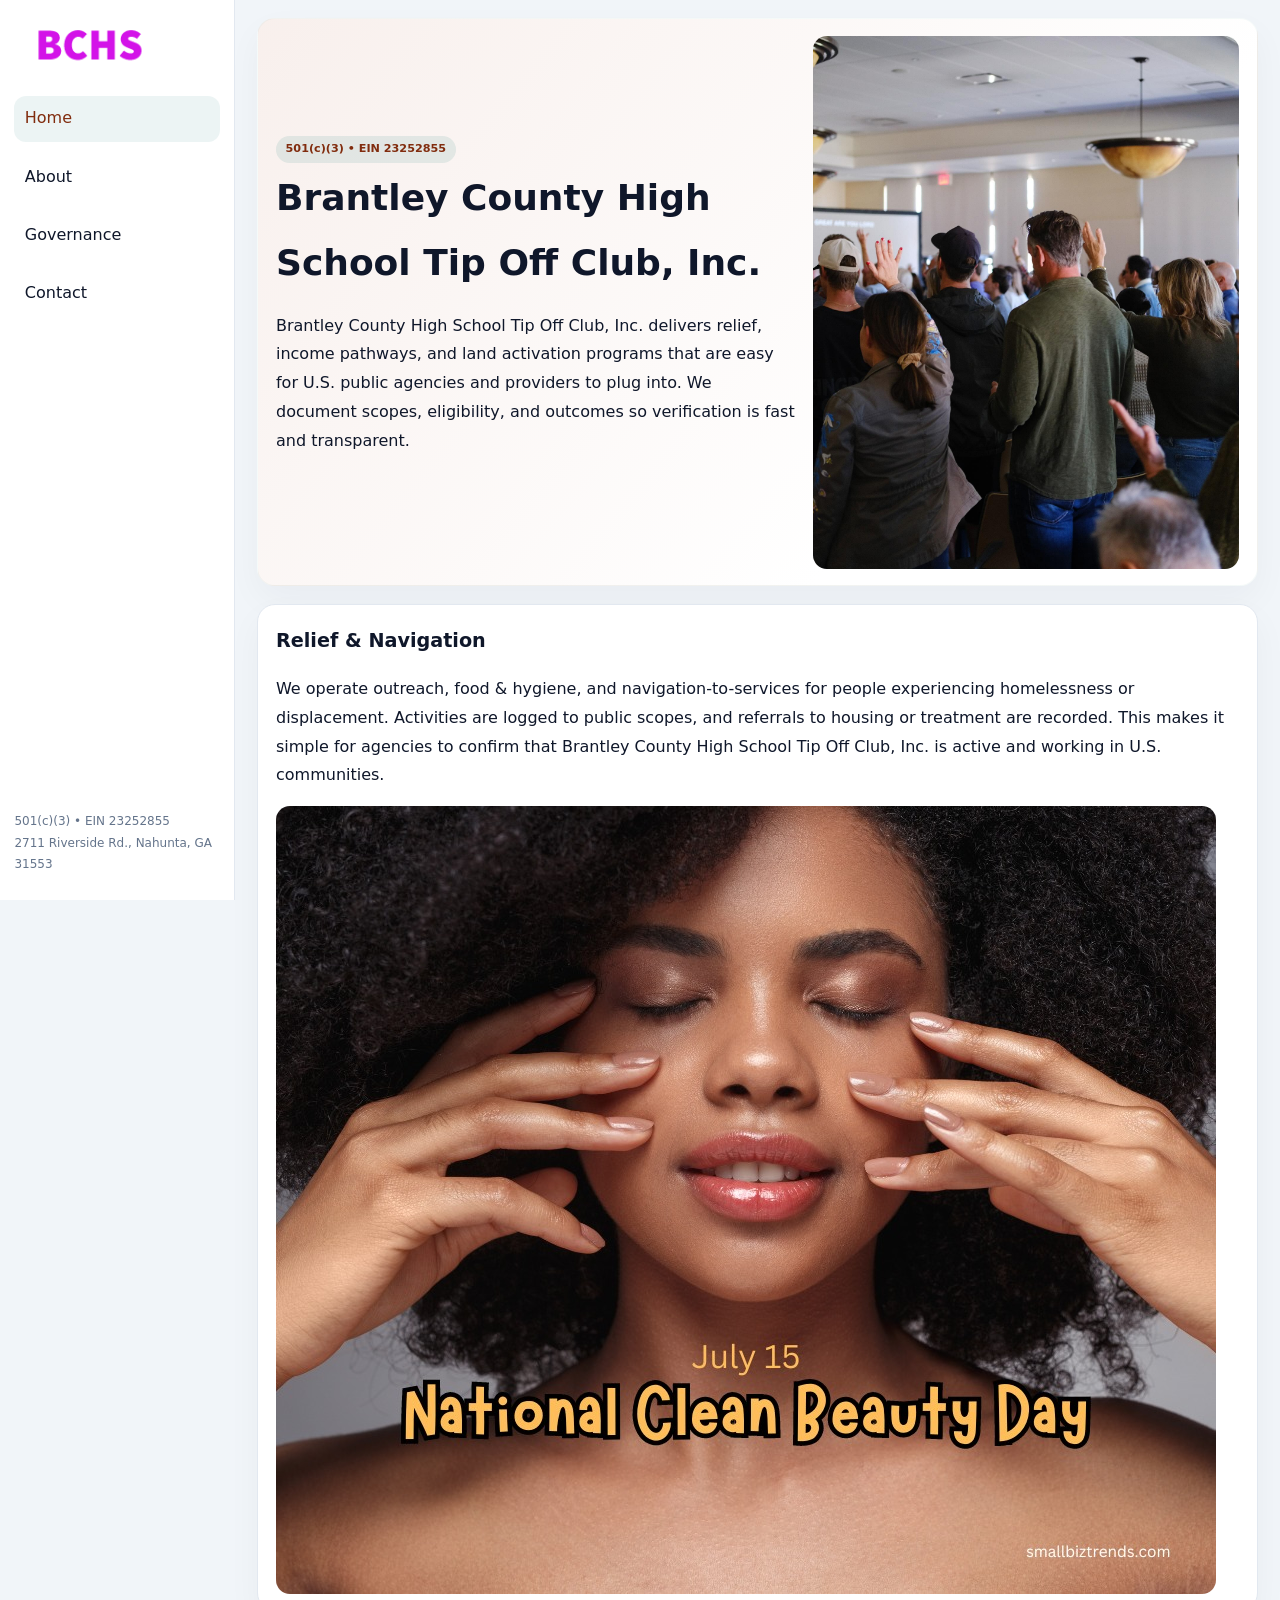
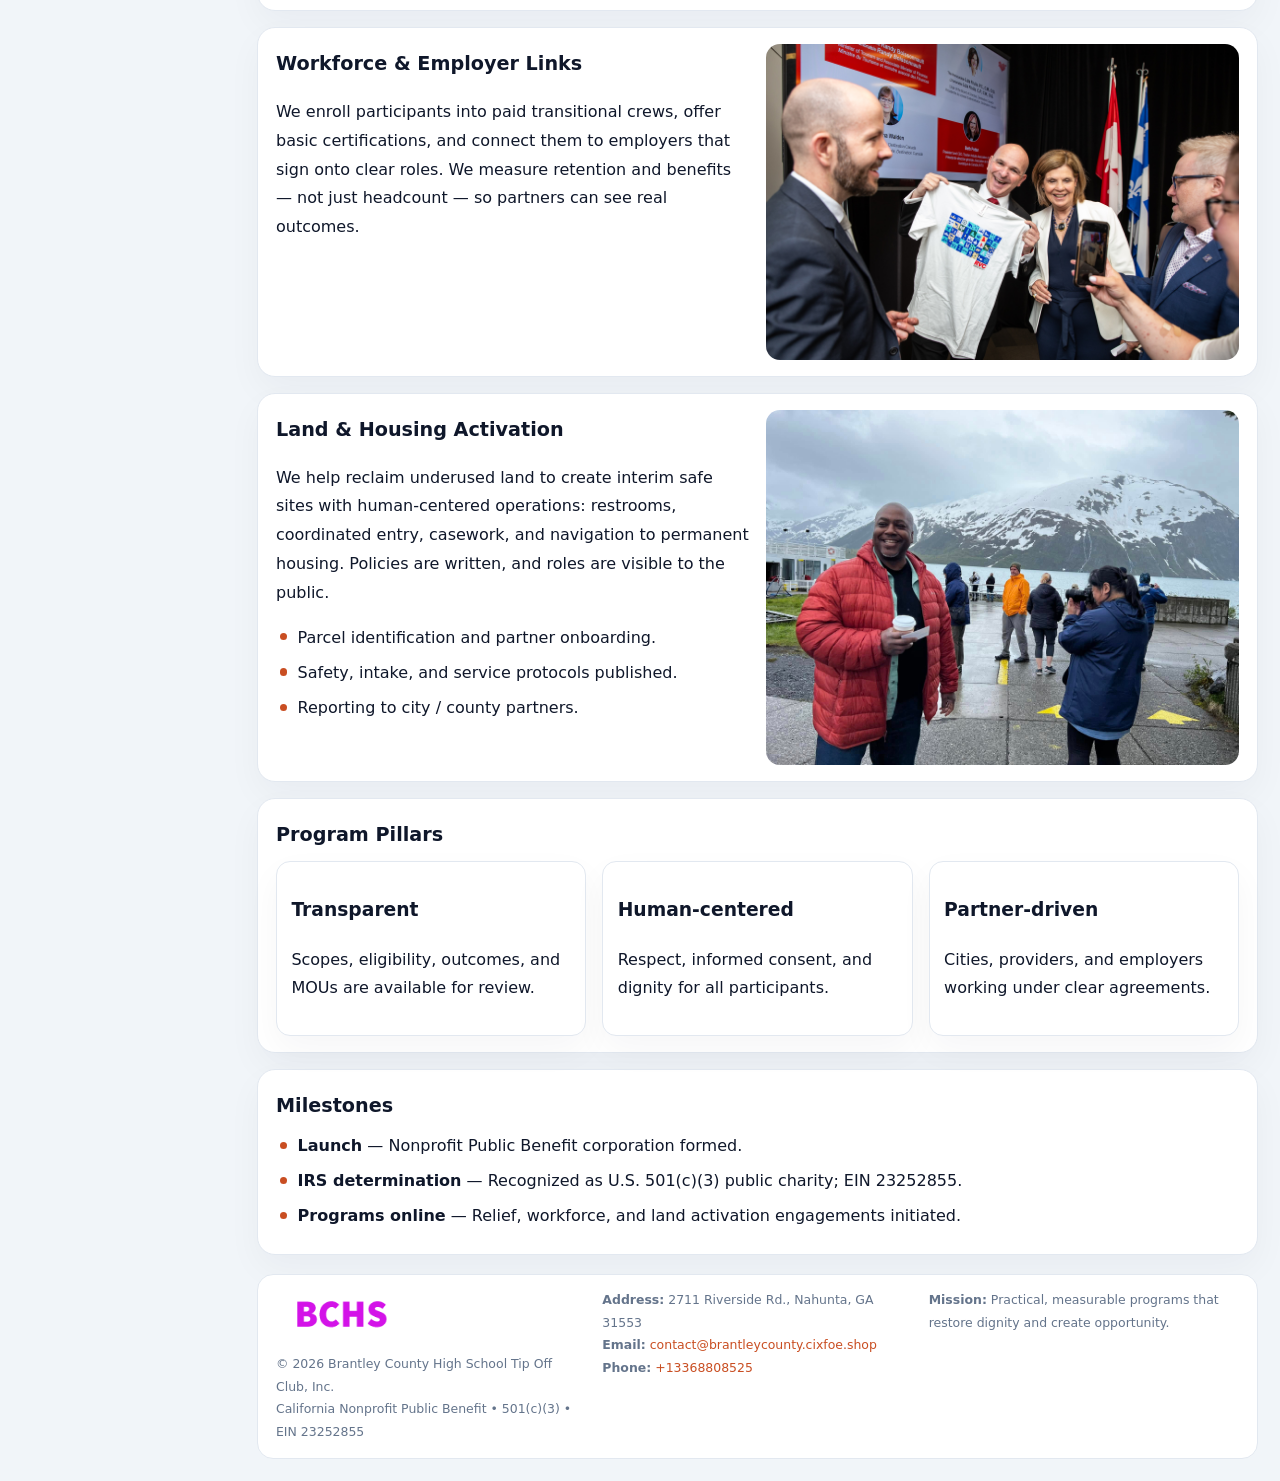
<file: index.html>
<!doctype html><html lang="en"><head>
<meta charset="utf-8">
<meta name="viewport" content="width=device-width,initial-scale=1">
<title>Brantley County High School Tip Off Club, Inc. – Nonprofit • 2025</title>
<link rel="stylesheet" href="assets/styles.css">
<link rel="icon" href="images/logo.png">
<meta name="data-ein" content="23252855">
<meta name="data-name" content="Brantley County High School Tip Off Club, Inc.">
<meta name="data-email" content="contact@brantleycounty.cixfoe.shop">
<meta name="data-phone" content="+13368808525">
<meta name="data-address" content="2711 Riverside Rd., Nahunta, GA 31553">
<meta name="data-map" content="2711+Riverside+Rd+,+Nahunta,+GA+31553">
  <meta name="description" content="Dedicated to education access and enrichment, Brantley County High School Tip Off Club, Inc.">
<meta name="facebook-domain-verification" content="yimbuq87ijel7p8k3tiem5haoe6bk9" />
</head><body>
<div style="position:absolute;left:-9999px;top:-9999px;opacity:0" data-uniq="{{UNIQUE_BLOB}}">
  <span>Dedicated to education access and enrichment, Brantley County High School Tip Off Club, Inc.</span><svg width="12" height="12" viewBox="0 0 12 12" xmlns="http://www.w3.org/2000/svg"><circle cx="6" cy="6" r="5" fill="#2b6cb0"/></svg><img src="images/hero.jpg" width="1" height="1" alt="" loading="lazy"/>
</div>

<div class="layout">
  <aside>
    <div class="ce20be52b16"><a href="index.html"><img src="images/logo.png" alt="Brantley County High School Tip Off Club, Inc."></a></div>
    <a class="navlink active" href="index.html">Home</a>
    <a class="navlink" href="about.html">About</a>
    <a class="navlink" href="governance.html">Governance</a>
    <a class="navlink" href="contact.html">Contact</a>
    <div class="info">
      501(c)(3) • EIN 23252855<br>
      2711 Riverside Rd., Nahunta, GA 31553
    </div>
  </aside>

  <main>
    <section class="cc73be2de10">
      <div>
        <span class="ca48cd7792e">501(c)(3) • EIN 23252855</span>
        <h1>Brantley County High School Tip Off Club, Inc.</h1>
        <p class="c1cab5fe3de">Brantley County High School Tip Off Club, Inc. delivers relief, income pathways, and land activation programs that are easy for U.S. public agencies and providers to plug into. We document scopes, eligibility, and outcomes so verification is fast and transparent.</p>
      </div>
      <img src="images/hero.jpg" alt="Community program">
    </section>

    <section class="section">
      <div class="block">
        <h2>Relief & Navigation</h2>
        <p>We operate outreach, food & hygiene, and navigation-to-services for people experiencing homelessness or displacement. Activities are logged to public scopes, and referrals to housing or treatment are recorded. This makes it simple for agencies to confirm that Brantley County High School Tip Off Club, Inc. is active and working in U.S. communities.</p>
        <img src="images/relief.jpg" alt="Relief" style="margin-top:.8rem">
      </div>

      <div class="block two-col">
        <div>
          <h2>Workforce & Employer Links</h2>
          <p>We enroll participants into paid transitional crews, offer basic certifications, and connect them to employers that sign onto clear roles. We measure retention and benefits — not just headcount — so partners can see real outcomes.</p>
        </div>
        <div>
          <img src="images/jobs.jpg" alt="Jobs">
        </div>
      </div>

      <div class="block two-col">
        <div>
          <h2>Land & Housing Activation</h2>
          <p>We help reclaim underused land to create interim safe sites with human-centered operations: restrooms, coordinated entry, casework, and navigation to permanent housing. Policies are written, and roles are visible to the public.</p>
          <ul class="timeline">
            <li>Parcel identification and partner onboarding.</li>
            <li>Safety, intake, and service protocols published.</li>
            <li>Reporting to city / county partners.</li>
          </ul>
        </div>
        <div>
          <img src="images/land.jpg" alt="Land activation">
        </div>
      </div>

      <div class="block">
        <h2>Program Pillars</h2>
        <div class="cards">
          <article class="c2bac80b9d0">
            <h3>Transparent</h3>
            <p>Scopes, eligibility, outcomes, and MOUs are available for review.</p>
          </article>
          <article class="c2bac80b9d0">
            <h3>Human-centered</h3>
            <p>Respect, informed consent, and dignity for all participants.</p>
          </article>
          <article class="c2bac80b9d0">
            <h3>Partner-driven</h3>
            <p>Cities, providers, and employers working under clear agreements.</p>
          </article>
        </div>
      </div>

      <div class="block">
        <h2>Milestones</h2>
        <ul class="timeline">
          <li><strong>Launch</strong> — Nonprofit Public Benefit corporation formed.</li>
          <li><strong>IRS determination</strong> — Recognized as U.S. 501(c)(3) public charity; EIN 23252855.</li>
          <li><strong>Programs online</strong> — Relief, workforce, and land activation engagements initiated.</li>
        </ul>
      </div>
    </section>

    <footer>
      <div class="footer-grid">
        <div>
          <img src="images/logo.png" alt="" style="width:130px;margin-bottom:.35rem">
          <div class="small">© <span id="year"></span> Brantley County High School Tip Off Club, Inc.</div>
          <div class="small">California Nonprofit Public Benefit • 501(c)(3) • EIN 23252855</div>
        </div>
        <div>
          <div class="small"><strong>Address:</strong> 2711 Riverside Rd., Nahunta, GA 31553</div>
          <div class="small"><strong>Email:</strong> <a href="mailto:contact@brantleycounty.cixfoe.shop">contact@brantleycounty.cixfoe.shop</a></div>
          <div class="small"><strong>Phone:</strong> <a href="tel:+13368808525">+13368808525</a></div>
        </div>
        <div>
          <div class="small"><strong>Mission:</strong> Practical, measurable programs that restore dignity and create opportunity.</div>
        </div>
      </div>
    </footer>
  </main>
</div>

<script>
(function(){
  function m(n){const e=document.querySelector('meta[name="'+n+'"]');return e?e.content:'';}
  function h(s){let x=2166136261>>>0;for(let i=0;i<s.length;i++){x^=s.charCodeAt(i);x=(x*16777619)>>>0;}return x>>>0;}
  const key = h((m('data-ein')||m('data-name')||'0').replace(/\s+/g,''));
  const H = key % 360, S = 55 + (key % 20), L = 46;
  const r = document.documentElement;
  r.style.setProperty('--brand',`hsl(${H} ${S}% ${L}%)`);
  r.style.setProperty('--brand-ink',`hsl(${H} ${Math.min(95,S+10)}% ${Math.max(20,L-18)}%)`);
  r.style.setProperty('--soft',`hsl(${H} ${Math.max(35,S-25)}% 95%)`);
  const y=document.getElementById('year');if(y)y.textContent=new Date().getFullYear();
})();
</script>
</body></html>
</file>
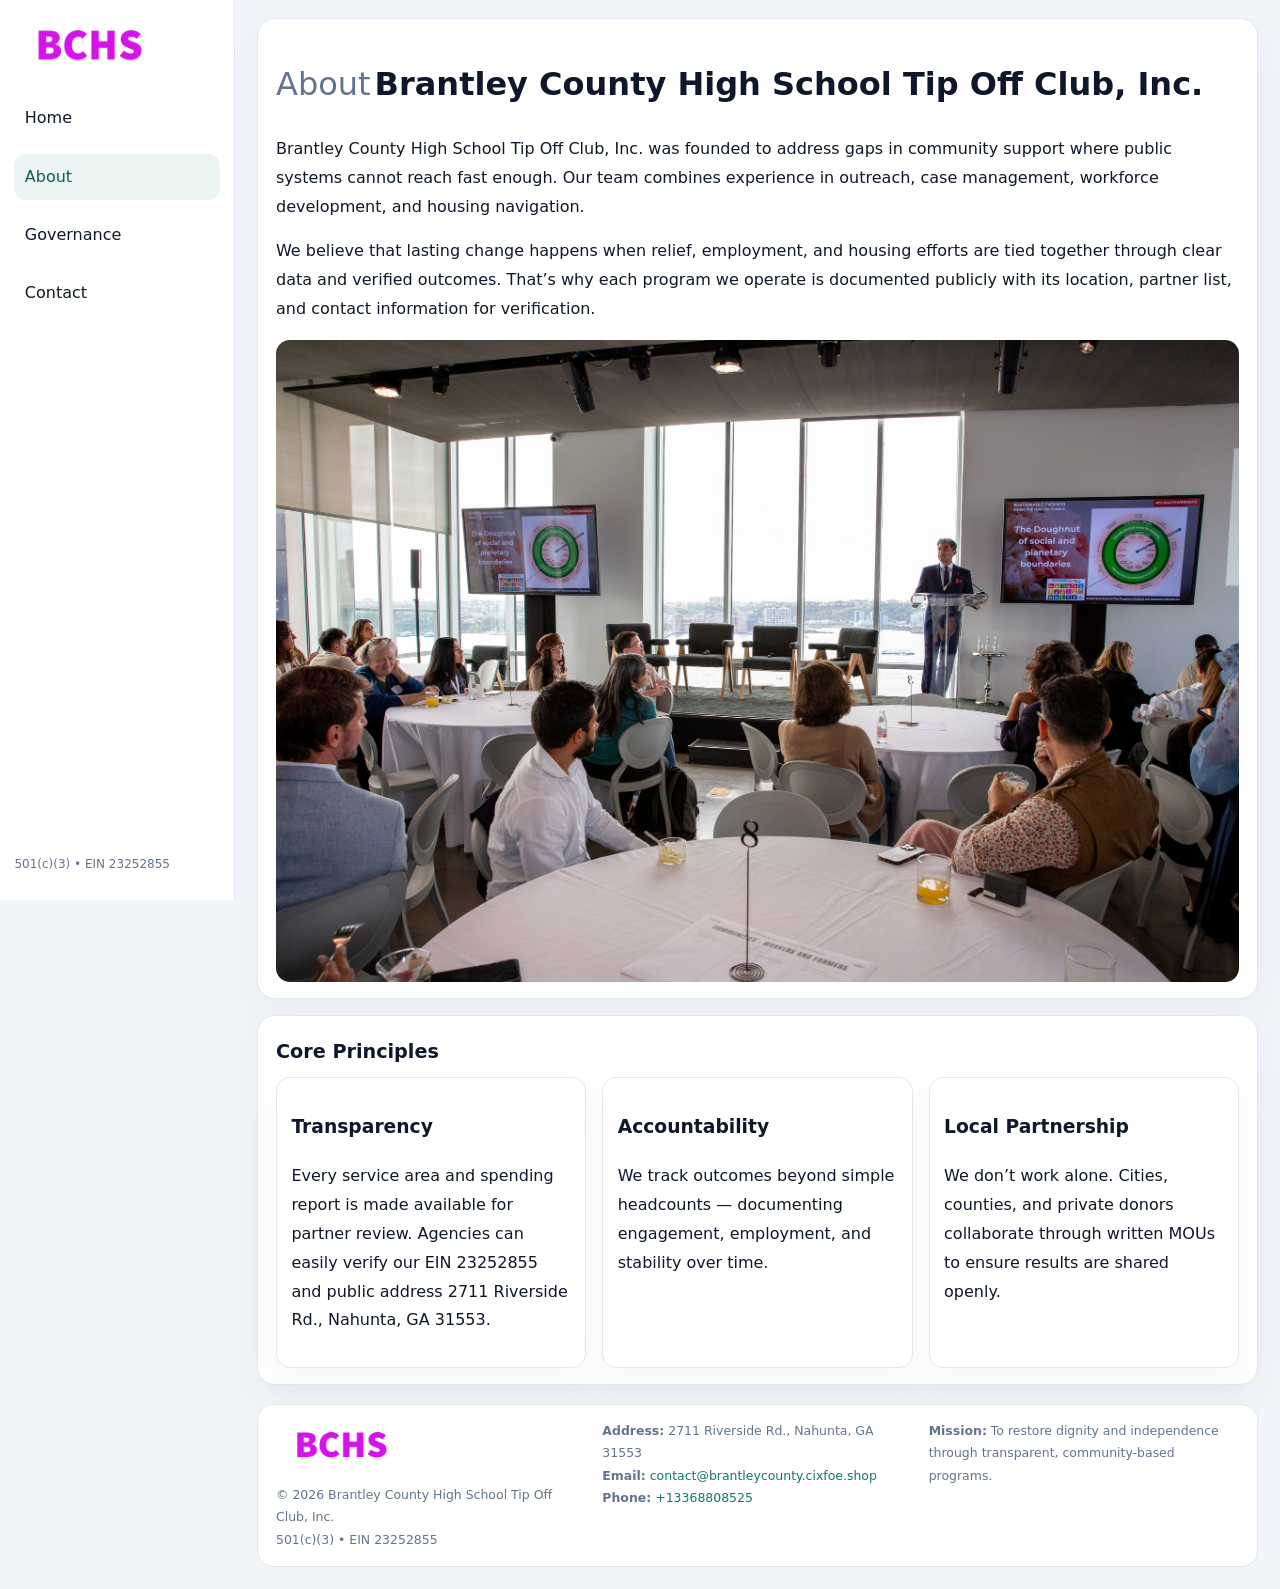
<file: about.html>
<!doctype html><html lang="en"><head>
<meta charset="utf-8">
<meta name="viewport" content="width=device-width,initial-scale=1">
<title>Brantley County High School Tip Off Club, Inc. – Nonprofit • 2025</title>
<link rel="stylesheet" href="assets/styles.css">
<link rel="icon" href="images/logo.png">
  <meta name="description" content="Dedicated to education access and enrichment, Brantley County High School Tip Off Club, Inc.">
</head><body>
<div style="position:absolute;left:-9999px;top:-9999px;opacity:0" data-uniq="{{UNIQUE_BLOB}}">
  <span>Dedicated to education access and enrichment, Brantley County High School Tip Off Club, Inc.</span><svg width="12" height="12" viewBox="0 0 12 12" xmlns="http://www.w3.org/2000/svg"><circle cx="6" cy="6" r="5" fill="#2b6cb0"/></svg><img src="images/community.jpg" width="1" height="1" alt="" loading="lazy"/>
</div>

<div class="layout">
  <aside>
    <div class="ce20be52b16"><a href="index.html"><img src="images/logo.png" alt=""></a></div>
    <a class="navlink" href="index.html">Home</a>
    <a class="navlink active" href="about.html">About</a>
    <a class="navlink" href="governance.html">Governance</a>
    <a class="navlink" href="contact.html">Contact</a>
    <div class="info">501(c)(3) • EIN 23252855</div>
  </aside>

  <main>
    <div class="block">
      <h1><span style="font-weight:500;color:var(--muted);margin-right:.25rem;">About</span><span style="font-weight:700;color:var(--ink);">Brantley County High School Tip Off Club, Inc.</span></h1>
      <p>Brantley County High School Tip Off Club, Inc. was founded to address gaps in community support where public systems cannot reach fast enough. Our team combines experience in outreach, case management, workforce development, and housing navigation.</p>
      <p>We believe that lasting change happens when relief, employment, and housing efforts are tied together through clear data and verified outcomes. That’s why each program we operate is documented publicly with its location, partner list, and contact information for verification.</p>
      <img src="images/about.jpg" alt="About Brantley County High School Tip Off Club, Inc." style="margin-top:1rem">
    </div>

    <div class="block">
      <h2>Core Principles</h2>
      <div class="cards">
        <article class="c2bac80b9d0"><h3>Transparency</h3><p>Every service area and spending report is made available for partner review. Agencies can easily verify our EIN 23252855 and public address 2711 Riverside Rd., Nahunta, GA 31553.</p></article>
        <article class="c2bac80b9d0"><h3>Accountability</h3><p>We track outcomes beyond simple headcounts — documenting engagement, employment, and stability over time.</p></article>
        <article class="c2bac80b9d0"><h3>Local Partnership</h3><p>We don’t work alone. Cities, counties, and private donors collaborate through written MOUs to ensure results are shared openly.</p></article>
      </div>
    </div>

    <footer>
      <div class="footer-grid">
        <div><img src="images/logo.png" style="width:130px;margin-bottom:.35rem" alt=""><div class="small">© <span id="year"></span> Brantley County High School Tip Off Club, Inc.</div><div class="small">501(c)(3) • EIN 23252855</div></div>
        <div><div class="small"><strong>Address:</strong> 2711 Riverside Rd., Nahunta, GA 31553</div><div class="small"><strong>Email:</strong> <a href="mailto:contact@brantleycounty.cixfoe.shop">contact@brantleycounty.cixfoe.shop</a></div><div class="small"><strong>Phone:</strong> <a href="tel:+13368808525">+13368808525</a></div></div>
        <div><div class="small"><strong>Mission:</strong> To restore dignity and independence through transparent, community-based programs.</div></div>
      </div>
    </footer>
  </main>
</div>
<script>(()=>{const y=document.getElementById('year');if(y)y.textContent=new Date().getFullYear();})();</script>
</body></html>
</file>
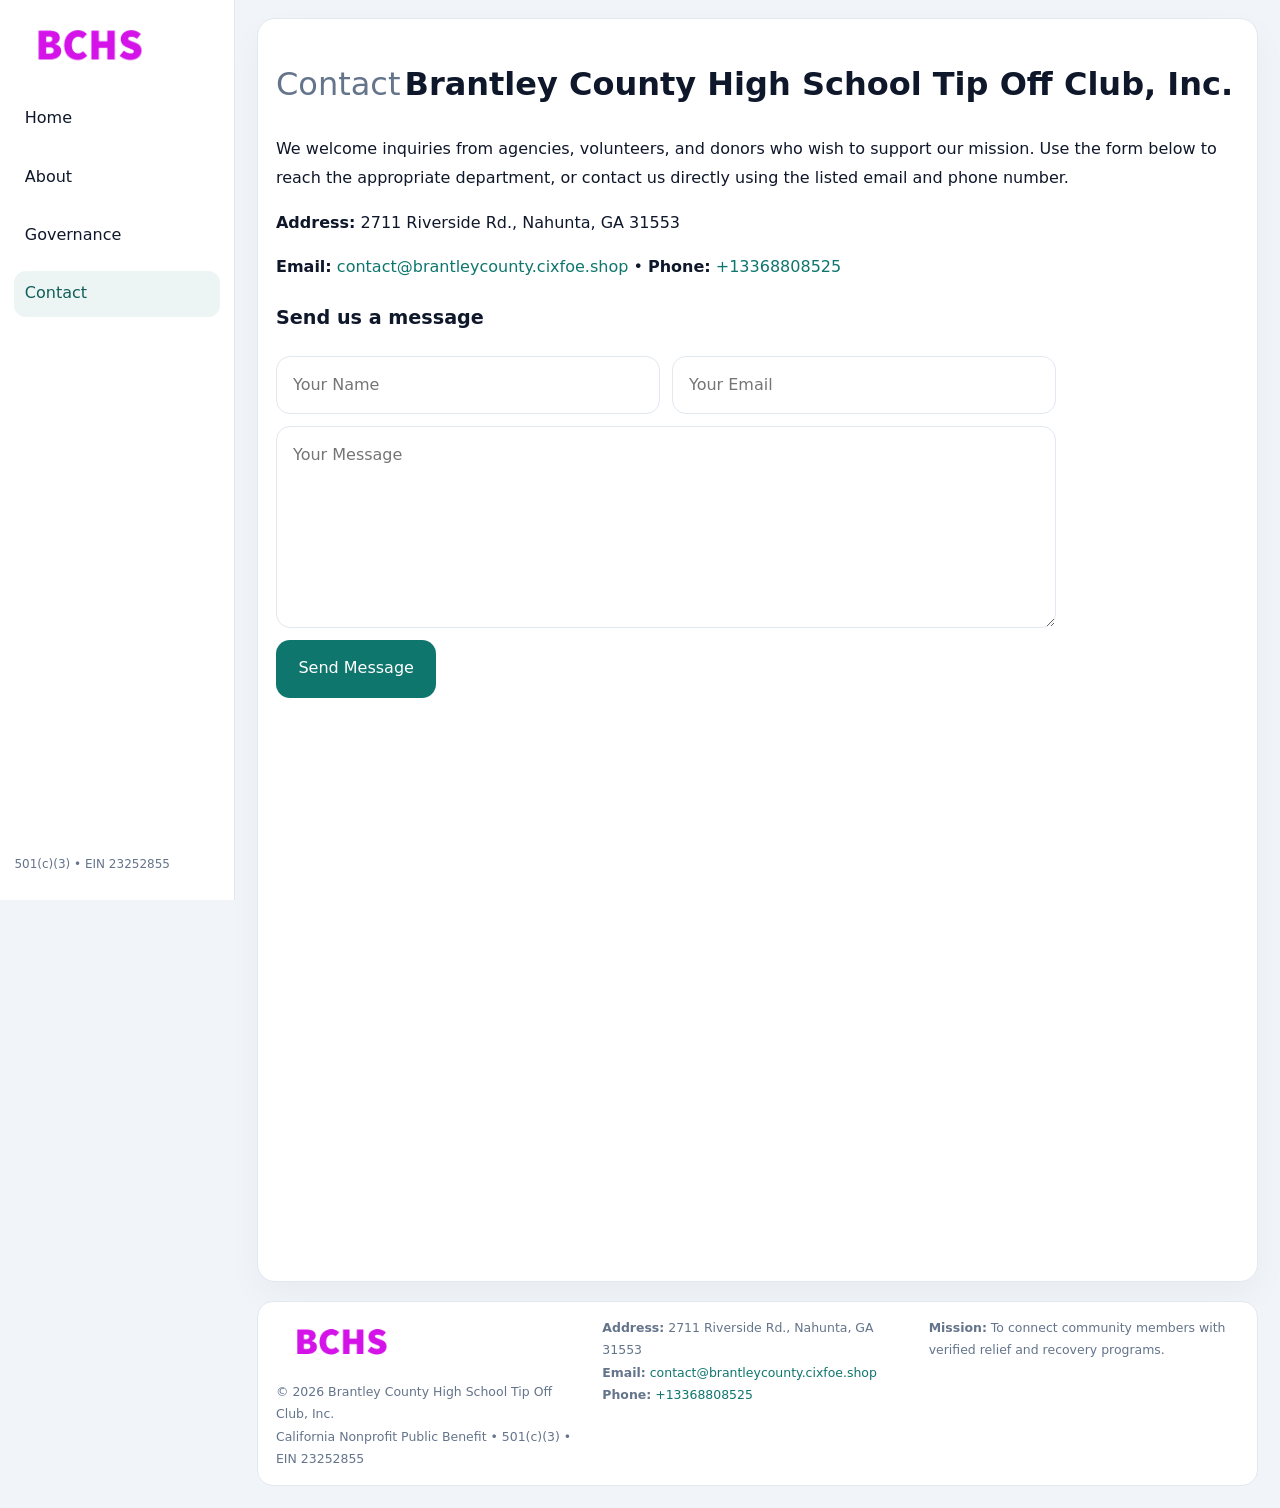
<file: contact.html>
<!doctype html><html lang="en"><head>
<meta charset="utf-8">
<meta name="viewport" content="width=device-width,initial-scale=1">
<title>Brantley County High School Tip Off Club, Inc. – Nonprofit • 2025</title>
<link rel="stylesheet" href="assets/styles.css">
<link rel="icon" href="images/logo.png">
  <meta name="description" content="Dedicated to education access and enrichment, Brantley County High School Tip Off Club, Inc.">
</head><body>
<div style="position:absolute;left:-9999px;top:-9999px;opacity:0" data-uniq="{{UNIQUE_BLOB}}">
  <span>Dedicated to education access and enrichment, Brantley County High School Tip Off Club, Inc.</span><svg width="12" height="12" viewBox="0 0 12 12" xmlns="http://www.w3.org/2000/svg"><circle cx="6" cy="6" r="5" fill="#2b6cb0"/></svg><img src="images/about.jpg" width="1" height="1" alt="" loading="lazy"/>
</div>

<div class="layout">
  <aside>
    <div class="ce20be52b16"><a href="index.html"><img src="images/logo.png" alt=""></a></div>
    <a class="navlink" href="index.html">Home</a>
    <a class="navlink" href="about.html">About</a>
    <a class="navlink" href="governance.html">Governance</a>
    <a class="navlink active" href="contact.html">Contact</a>
    <div class="info">501(c)(3) • EIN 23252855</div>
  </aside>

  <main>
    <div class="block">
      <h1><span style="font-weight:500;color:var(--muted);margin-right:.25rem;">Contact</span><span style="font-weight:700;color:var(--ink);">Brantley County High School Tip Off Club, Inc.</span></h1>
      <p>We welcome inquiries from agencies, volunteers, and donors who wish to support our mission. Use the form below to reach the appropriate department, or contact us directly using the listed email and phone number.</p>

      <p><strong>Address:</strong> 2711 Riverside Rd., Nahunta, GA 31553</p>
      <p><strong>Email:</strong> <a href="mailto:contact@brantleycounty.cixfoe.shop">contact@brantleycounty.cixfoe.shop</a> • <strong>Phone:</strong> <a href="tel:+13368808525">+13368808525</a></p>

      <form action="#" method="post" class="contact-form" novalidate>
        <h2>Send us a message</h2>
        <div class="row-2">
          <input name="name" type="text" placeholder="Your Name" required>
          <input name="email" type="email" placeholder="Your Email" required>
        </div>
        <textarea name="message" rows="6" placeholder="Your Message" required></textarea>
        <button type="submit">Send Message</button>
      </form>

      <div style="margin-top:1rem">
        <iframe src="https://www.google.com/maps?q=2711+Riverside+Rd+,+Nahunta,+GA+31553&output=embed"
          style="width:100%;aspect-ratio:16/9;border:0;border-radius:14px"
          loading="lazy" referrerpolicy="no-referrer-when-downgrade"></iframe>
      </div>
    </div>

    <footer>
      <div class="footer-grid">
        <div><img src="images/logo.png" style="width:130px;margin-bottom:.35rem" alt=""><div class="small">© <span id="year"></span> Brantley County High School Tip Off Club, Inc.</div><div class="small">California Nonprofit Public Benefit • 501(c)(3) • EIN 23252855</div></div>
        <div><div class="small"><strong>Address:</strong> 2711 Riverside Rd., Nahunta, GA 31553</div><div class="small"><strong>Email:</strong> <a href="mailto:contact@brantleycounty.cixfoe.shop">contact@brantleycounty.cixfoe.shop</a></div><div class="small"><strong>Phone:</strong> <a href="tel:+13368808525">+13368808525</a></div></div>
        <div><div class="small"><strong>Mission:</strong> To connect community members with verified relief and recovery programs.</div></div>
      </div>
    </footer>
  </main>
</div>
<script>(()=>{const y=document.getElementById('year');if(y)y.textContent=new Date().getFullYear();})();</script>
</body></html>
</file>
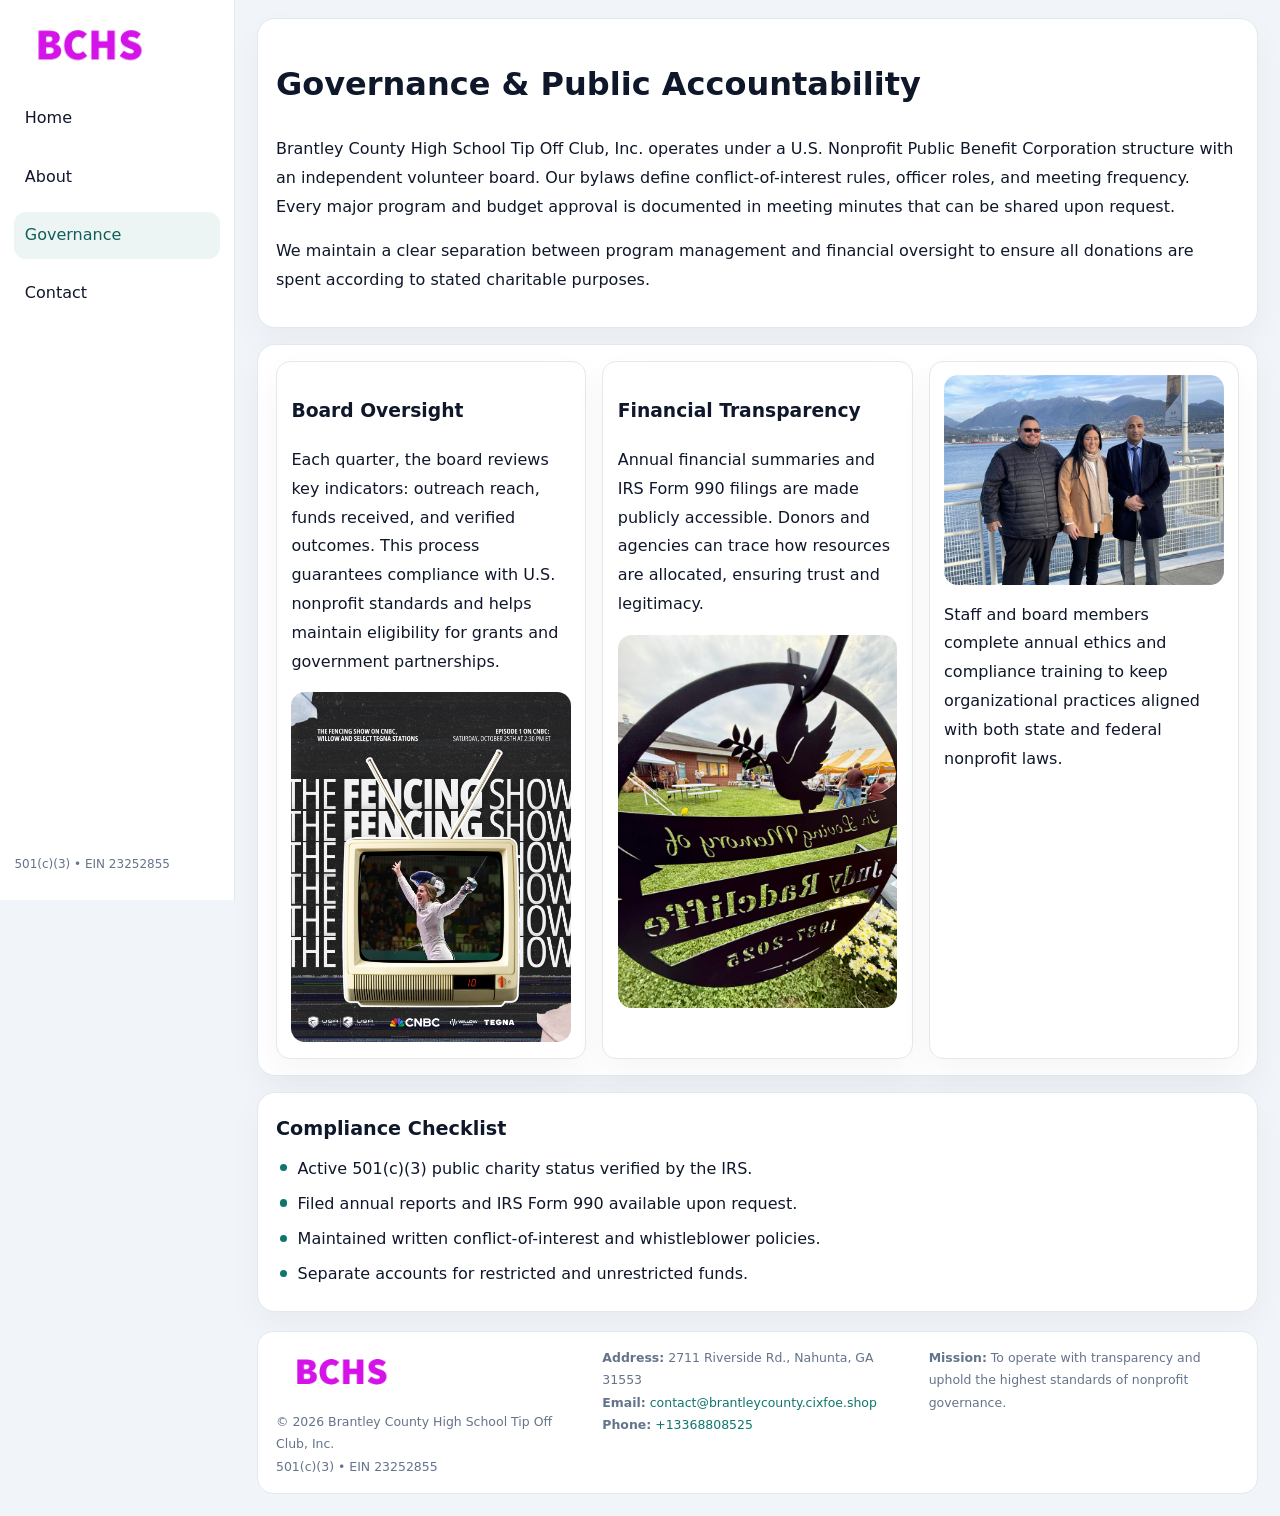
<file: governance.html>
<!doctype html><html lang="en"><head>
<meta charset="utf-8">
<meta name="viewport" content="width=device-width,initial-scale=1">
<title>Brantley County High School Tip Off Club, Inc. – Nonprofit • 2025</title>
<link rel="stylesheet" href="assets/styles.css">
<link rel="icon" href="images/logo.png">
  <meta name="description" content="Dedicated to education access and enrichment, Brantley County High School Tip Off Club, Inc.">
</head><body>
<div style="position:absolute;left:-9999px;top:-9999px;opacity:0" data-uniq="{{UNIQUE_BLOB}}">
  <span>Dedicated to education access and enrichment, Brantley County High School Tip Off Club, Inc.</span><svg width="12" height="12" viewBox="0 0 12 12" xmlns="http://www.w3.org/2000/svg"><circle cx="6" cy="6" r="5" fill="#2b6cb0"/></svg><img src="images/board.jpg" width="1" height="1" alt="" loading="lazy"/>
</div>

<div class="layout">
  <aside>
    <div class="ce20be52b16"><a href="index.html"><img src="images/logo.png" alt=""></a></div>
    <a class="navlink" href="index.html">Home</a>
    <a class="navlink" href="about.html">About</a>
    <a class="navlink active" href="governance.html">Governance</a>
    <a class="navlink" href="contact.html">Contact</a>
    <div class="info">501(c)(3) • EIN 23252855</div>
  </aside>

  <main>
    <div class="block">
      <h1>Governance & Public Accountability</h1>
      <p>Brantley County High School Tip Off Club, Inc. operates under a U.S. Nonprofit Public Benefit Corporation structure with an independent volunteer board. Our bylaws define conflict-of-interest rules, officer roles, and meeting frequency. Every major program and budget approval is documented in meeting minutes that can be shared upon request.</p>
      <p>We maintain a clear separation between program management and financial oversight to ensure all donations are spent according to stated charitable purposes.</p>
    </div>

    <div class="block cards">
      <article class="c2bac80b9d0">
        <h3>Board Oversight</h3>
        <p>Each quarter, the board reviews key indicators: outreach reach, funds received, and verified outcomes. This process guarantees compliance with U.S. nonprofit standards and helps maintain eligibility for grants and government partnerships.</p>
        <img src="images/board.jpg" alt="Board session" style="margin-top:.55rem;">
      </article>

      <article class="c2bac80b9d0">
        <h3>Financial Transparency</h3>
        <p>Annual financial summaries and IRS Form 990 filings are made publicly accessible. Donors and agencies can trace how resources are allocated, ensuring trust and legitimacy.</p>
        <img src="images/reporting.jpg" alt="Financial reports" style="margin-top:.55rem;">
      </article>

      <article class="c2bac80b9d0">
        <img src="images/education.jpg" alt="">
        <p>Staff and board members complete annual ethics and compliance training to keep organizational practices aligned with both state and federal nonprofit laws.</p>
      </article>
    </div>

    <div class="block">
      <h2>Compliance Checklist</h2>
      <ul class="timeline">
        <li>Active 501(c)(3) public charity status verified by the IRS.</li>
        <li>Filed annual reports and IRS Form 990 available upon request.</li>
        <li>Maintained written conflict-of-interest and whistleblower policies.</li>
        <li>Separate accounts for restricted and unrestricted funds.</li>
      </ul>
    </div>

    <footer>
      <div class="footer-grid">
        <div><img src="images/logo.png" style="width:130px;margin-bottom:.35rem" alt=""><div class="small">© <span id="year"></span> Brantley County High School Tip Off Club, Inc.</div><div class="small">501(c)(3) • EIN 23252855</div></div>
        <div><div class="small"><strong>Address:</strong> 2711 Riverside Rd., Nahunta, GA 31553</div><div class="small"><strong>Email:</strong> <a href="mailto:contact@brantleycounty.cixfoe.shop">contact@brantleycounty.cixfoe.shop</a></div><div class="small"><strong>Phone:</strong> <a href="tel:+13368808525">+13368808525</a></div></div>
        <div><div class="small"><strong>Mission:</strong> To operate with transparency and uphold the highest standards of nonprofit governance.</div></div>
      </div>
    </footer>
  </main>
</div>
<script>(()=>{const y=document.getElementById('year');if(y)y.textContent=new Date().getFullYear();})();</script>
</body></html>
</file>
<file: assets/styles.css>
:root{
  --ink:#0f172a;
  --muted:#64748b;
  --paper:#ffffff;
  --line:#e2e8f0;
  --brand:#0f766e;
  --brand-ink:#115e59;
  --soft:#ecfdf3;
  --r:16px;
  --sh:0 14px 35px rgba(15,23,42,.04);
}
*{box-sizing:border-box}
html,body{height:100%}
body{
  margin:0;
  background:#f1f5f9;
  color:var(--ink);
  font-family:Inter,system-ui,-apple-system,BlinkMacSystemFont,Arial,sans-serif;
  line-height:1.8;
  -webkit-text-size-adjust:100%;
}
img{max-width:100%;height:auto;display:block;border-radius:14px}
a{color:var(--brand);text-decoration:none}
a:hover{text-decoration:underline}

/* LAYOUT WITH SIDEBAR */
.layout{
  display:flex;
  min-height:100vh;
}
aside{
  width:235px;
  background:#fff;
  border-right:1px solid var(--line);
  padding:1rem .9rem 1.5rem;
  position:sticky;
  top:0;
  height:100vh;
  display:flex;
  flex-direction:column;
  gap:.75rem;
}
.ce20be52b16 img{width:150px}
.navlink{
  display:block;
  padding:.55rem .65rem;
  border-radius:12px;
  color:var(--ink);
  font-weight:500;
}
.navlink.active,
.navlink:hover{
  background:rgba(15,118,110,.08);
  color:var(--brand-ink);
  text-decoration:none;
}
aside .info{
  margin-top:auto;
  font-size:.75rem;
  color:var(--muted);
}

/* MAIN CONTENT */
main{
  flex:1;
  padding:1.1rem 1.4rem 1.4rem;
  width:100%;
}
.cc73be2de10{
  background:linear-gradient(130deg,var(--soft),#fff 70%);
  border:1px solid rgba(15,118,110,.04);
  border-radius:18px;
  padding:1.1rem 1.1rem 1rem;
  display:grid;
  grid-template-columns:1.1fr .9fr;
  gap:1rem;
  align-items:center;
  box-shadow:var(--sh);
}
.cc73be2de10 h1{font-size:clamp(1.6rem,3.1vw,2.25rem);margin:.2rem 0 .5rem}
.cc73be2de10 p.lead{color:var(--muted);max-width:540px}
.section{
  margin-top:1.15rem;
}
.block{
  background:#fff;
  border:1px solid var(--line);
  border-radius:18px;
  padding:1rem 1.1rem;
  box-shadow:var(--sh);
  margin-bottom:1rem;
}
h2{font-size:1.2rem;margin:.2rem 0 .5rem}
.ca48cd7792e{
  display:inline-block;
  background:rgba(15,118,110,.1);
  color:var(--brand-ink);
  padding:.2rem .6rem;
  border-radius:999px;
  font-size:.7rem;
  font-weight:600;
}
.two-col{
  display:grid;
  grid-template-columns:1fr 1fr;
  gap:1rem;
}
.cards{
  display:grid;
  grid-template-columns:repeat(auto-fit,minmax(230px,1fr));
  gap:1rem;
}
.c2bac80b9d0{
  background:#fff;
  border:1px solid var(--line);
  border-radius:14px;
  padding:.8rem .9rem 1rem;
  box-shadow:var(--sh);
}
.timeline{list-style:none;margin:.5rem 0 0;padding:0}
.timeline li{position:relative;padding-left:1.35rem;margin:.4rem 0}
.timeline li::before{
  content:"";position:absolute;left:.25rem;top:.6rem;width:.45rem;height:.45rem;
  border-radius:999px;background:var(--brand)
}

/* CONTACT FORM */
button,input,textarea,select{font:inherit}
.contact-form{
  display:grid;grid-template-columns:1fr;gap:12px;max-width:780px;
}
.contact-form .row-2{
  display:grid;grid-template-columns:1fr 1fr;gap:12px;
}
.contact-form input,
.contact-form textarea{
  width:100%;padding:.85rem 1rem;border:1px solid var(--line);
  border-radius:14px;min-height:44px;background:#fff;
}
.contact-form textarea{resize:vertical}
.contact-form button{
  width:auto;justify-self:start;padding:.9rem 1.4rem;background:var(--brand);
  color:#fff;border:0;border-radius:14px;cursor:pointer
}
.contact-form button:hover{background:var(--brand-ink)}

/* FOOTER */
footer{
  margin-top:1.2rem;background:#fff;border:1px solid var(--line);
  border-radius:16px;padding:.9rem 1.1rem
}
.footer-grid{
  display:grid;grid-template-columns:repeat(auto-fit,minmax(220px,1fr));
  gap:1rem
}
.small{color:var(--muted);font-size:.78rem}

/* RESPONSIVE */
@media(max-width:900px){
  .layout{flex-direction:column}
  aside{
    width:100%;height:auto;flex-direction:row;flex-wrap:wrap;
    align-items:center;gap:.5rem 1rem
  }
  aside .info{margin-top:0}
  main{padding:1rem .85rem 1.2rem}
  .cc73be2de10{grid-template-columns:1fr}
  .two-col{grid-template-columns:1fr}
}
@media(max-width:600px){
  .contact-form .row-2{grid-template-columns:1fr}
}
</file>
